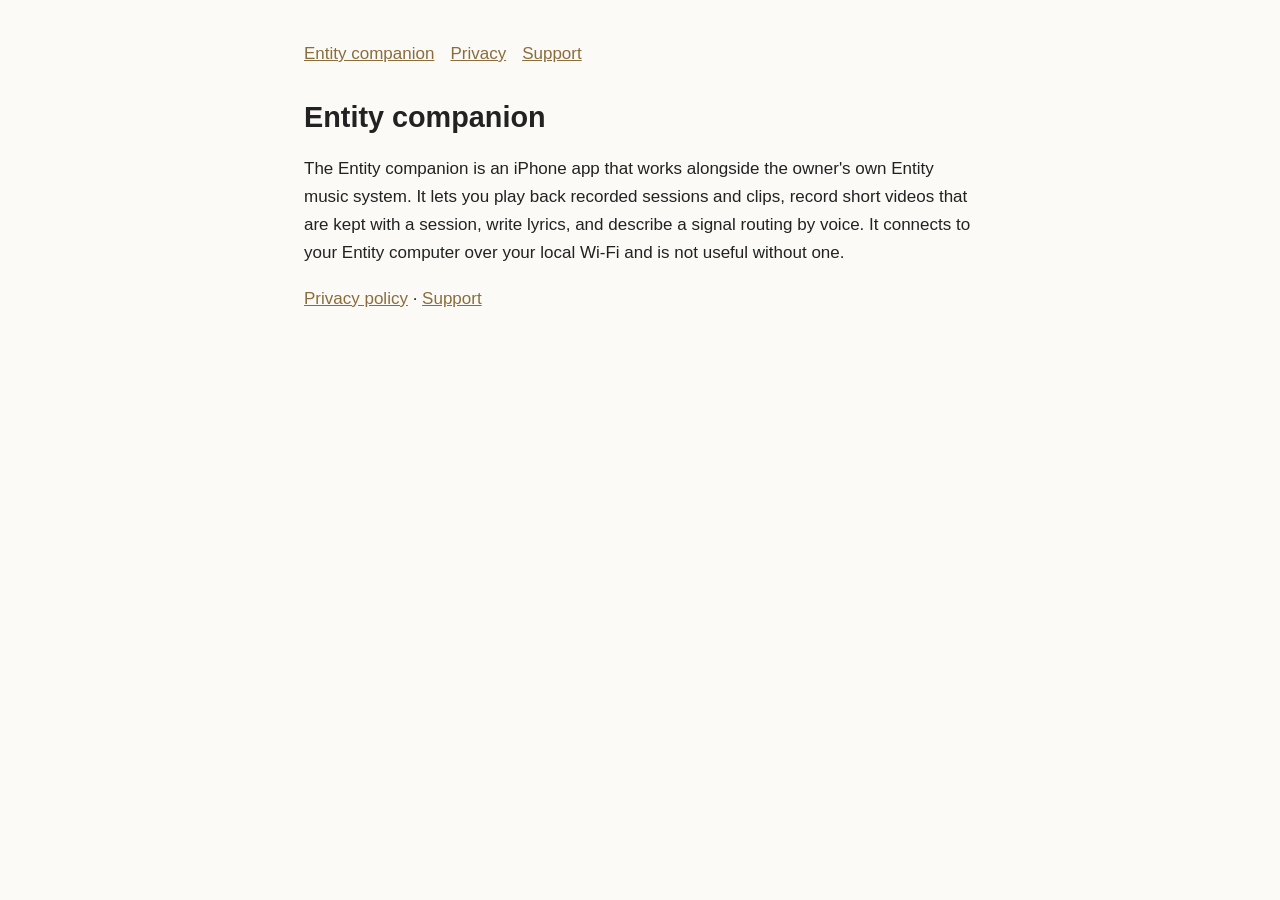
<file: index.html>
<!doctype html><html lang="en"><head><meta charset="utf-8"><meta name="viewport" content="width=device-width,initial-scale=1"><title>Entity companion</title><link rel="stylesheet" href="style.css"></head><body><main><nav><a href="index.html">Entity companion</a><a href="privacy.html">Privacy</a><a href="support.html">Support</a></nav>
<h1>Entity companion</h1>
<p>The Entity companion is an iPhone app that works alongside the owner's own Entity music system. It lets you play back recorded sessions and clips, record short videos that are kept with a session, write lyrics, and describe a signal routing by voice. It connects to your Entity computer over your local Wi-Fi and is not useful without one.</p>
<p><a href="privacy.html">Privacy policy</a> · <a href="support.html">Support</a></p>
</main></body></html>
</file>
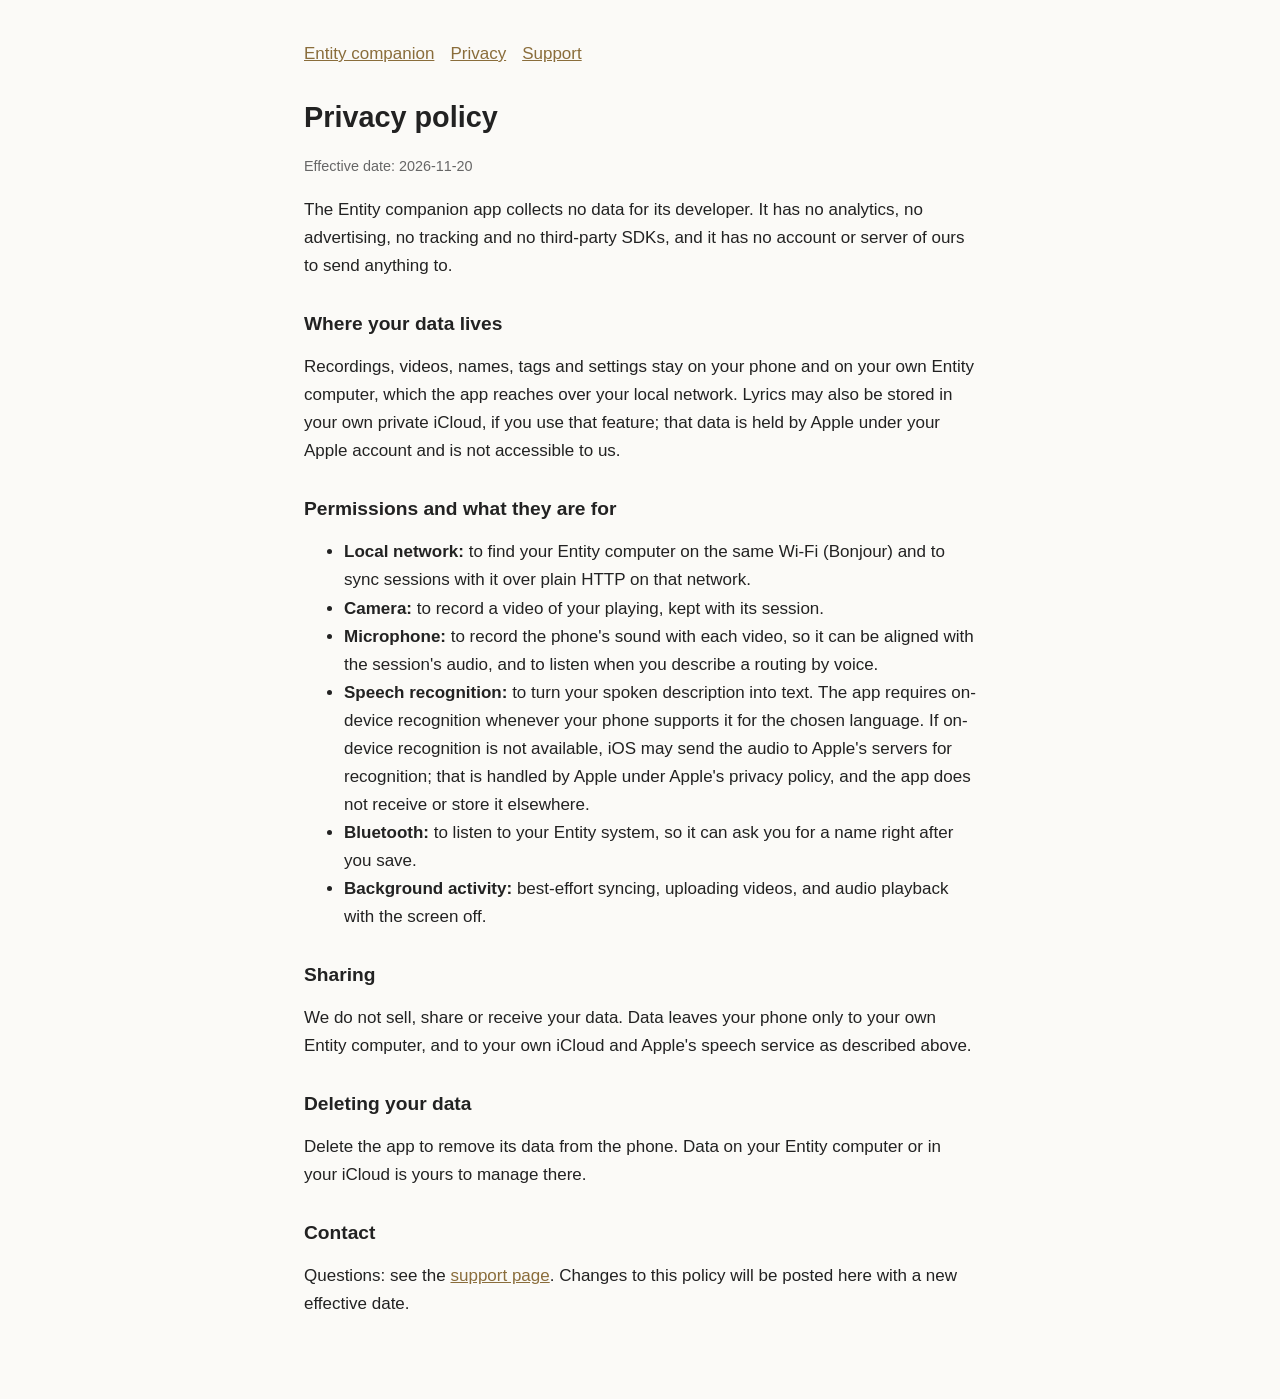
<file: privacy.html>
<!doctype html><html lang="en"><head><meta charset="utf-8"><meta name="viewport" content="width=device-width,initial-scale=1"><title>Privacy policy</title><link rel="stylesheet" href="style.css"></head><body><main><nav><a href="index.html">Entity companion</a><a href="privacy.html">Privacy</a><a href="support.html">Support</a></nav>
<h1>Privacy policy</h1>
<p class="muted">Effective date: 2026-11-20</p>
<p>The Entity companion app collects no data for its developer. It has no analytics, no advertising, no tracking and no third-party SDKs, and it has no account or server of ours to send anything to.</p>
<h2>Where your data lives</h2>
<p>Recordings, videos, names, tags and settings stay on your phone and on your own Entity computer, which the app reaches over your local network. Lyrics may also be stored in your own private iCloud, if you use that feature; that data is held by Apple under your Apple account and is not accessible to us.</p>
<h2>Permissions and what they are for</h2>
<ul>
<li><b>Local network:</b> to find your Entity computer on the same Wi-Fi (Bonjour) and to sync sessions with it over plain HTTP on that network.</li>
<li><b>Camera:</b> to record a video of your playing, kept with its session.</li>
<li><b>Microphone:</b> to record the phone's sound with each video, so it can be aligned with the session's audio, and to listen when you describe a routing by voice.</li>
<li><b>Speech recognition:</b> to turn your spoken description into text. The app requires on-device recognition whenever your phone supports it for the chosen language. If on-device recognition is not available, iOS may send the audio to Apple's servers for recognition; that is handled by Apple under Apple's privacy policy, and the app does not receive or store it elsewhere.</li>
<li><b>Bluetooth:</b> to listen to your Entity system, so it can ask you for a name right after you save.</li>
<li><b>Background activity:</b> best-effort syncing, uploading videos, and audio playback with the screen off.</li>
</ul>
<h2>Sharing</h2>
<p>We do not sell, share or receive your data. Data leaves your phone only to your own Entity computer, and to your own iCloud and Apple's speech service as described above.</p>
<h2>Deleting your data</h2>
<p>Delete the app to remove its data from the phone. Data on your Entity computer or in your iCloud is yours to manage there.</p>
<h2>Contact</h2>
<p>Questions: see the <a href="support.html">support page</a>. Changes to this policy will be posted here with a new effective date.</p>
</main></body></html>
</file>
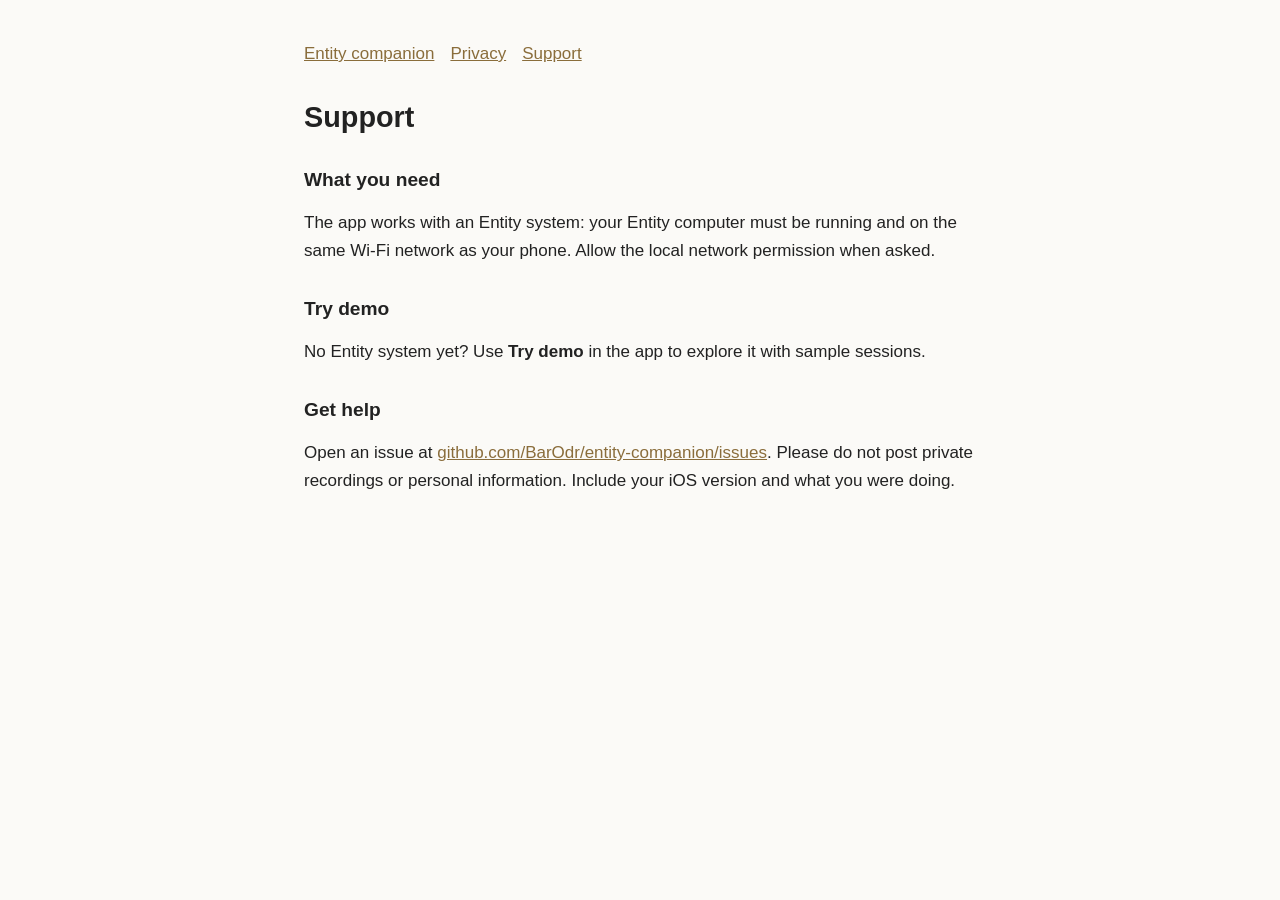
<file: support.html>
<!doctype html><html lang="en"><head><meta charset="utf-8"><meta name="viewport" content="width=device-width,initial-scale=1"><title>Support</title><link rel="stylesheet" href="style.css"></head><body><main><nav><a href="index.html">Entity companion</a><a href="privacy.html">Privacy</a><a href="support.html">Support</a></nav>
<h1>Support</h1>
<h2>What you need</h2>
<p>The app works with an Entity system: your Entity computer must be running and on the same Wi-Fi network as your phone. Allow the local network permission when asked.</p>
<h2>Try demo</h2>
<p>No Entity system yet? Use <b>Try demo</b> in the app to explore it with sample sessions.</p>
<h2>Get help</h2>
<p>Open an issue at <a href="https://github.com/BarOdr/entity-companion/issues">github.com/BarOdr/entity-companion/issues</a>. Please do not post private recordings or personal information. Include your iOS version and what you were doing.</p>
</main></body></html>
</file>
<file: style.css>
:root{--bg:#fbfaf7;--fg:#222;--mut:#666;--ac:#8a6d3b}
@media(prefers-color-scheme:dark){:root{--bg:#161616;--fg:#e6e6e6;--mut:#999;--ac:#c9a86a}}
body{background:var(--bg);color:var(--fg);font:300 17px/1.65 -apple-system,"Helvetica Neue",Arial,sans-serif;margin:0}
main{max-width:42rem;margin:0 auto;padding:2.5rem 16px 4rem}
h1,h2{font-weight:600;line-height:1.25}h1{font-size:1.8rem}h2{font-size:1.2rem;margin-top:2rem}
a{color:var(--ac)}nav{margin-bottom:2rem}nav a{margin-right:1rem}
.muted{color:var(--mut);font-size:.9rem}
</file>
